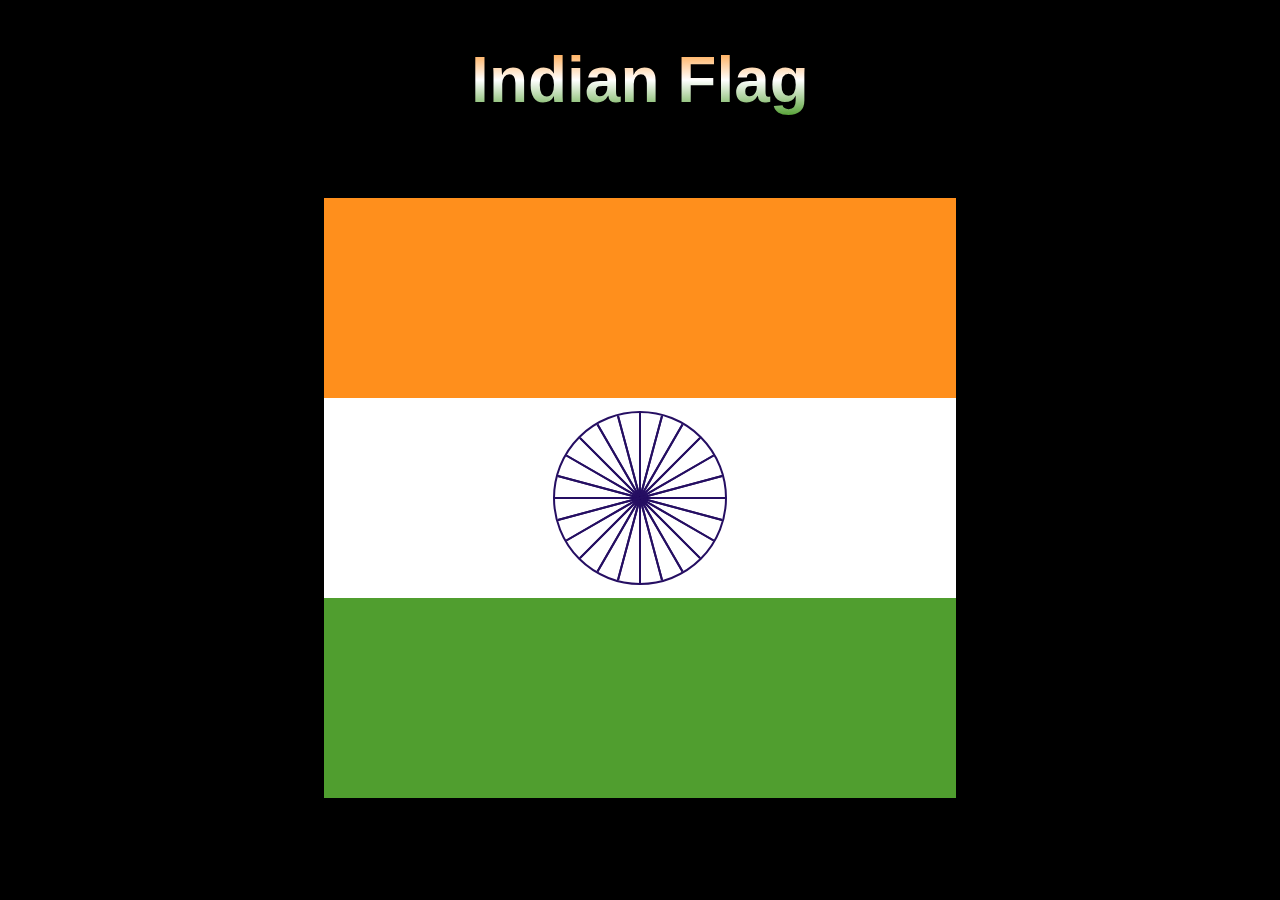
<file: flag-India/index.html>
<!DOCTYPE html>
<html lang="en">
<head>
    <meta charset="UTF-8">
    <meta name="viewport" content="width=device-width, initial-scale=1.0">
    <title>Flag Of India</title>
    <link rel="stylesheet" href="./styles.css">
</head>
<body>
    <h1>Indian Flag</h1>
    <div class="outerContainer">
        <div class="orange"></div>
        <div class="white">
            <div class="chakra">
                <div class="line 1"></div>
                <div class="line 2"></div>
                <div class="line 3"></div>
                <div class="line 4"></div>
                <div class="line 5"></div>
                <div class="line 6"></div>
                <div class="line 7"></div>
                <div class="line 8"></div>
                <div class="line 9"></div>
                <div class="line 10"></div>
                <div class="line 11"></div>
                <div class="line 12"></div>
            </div>
        </div>
        <div class="green"></div>
    </div>
</body>
</html>
</file>
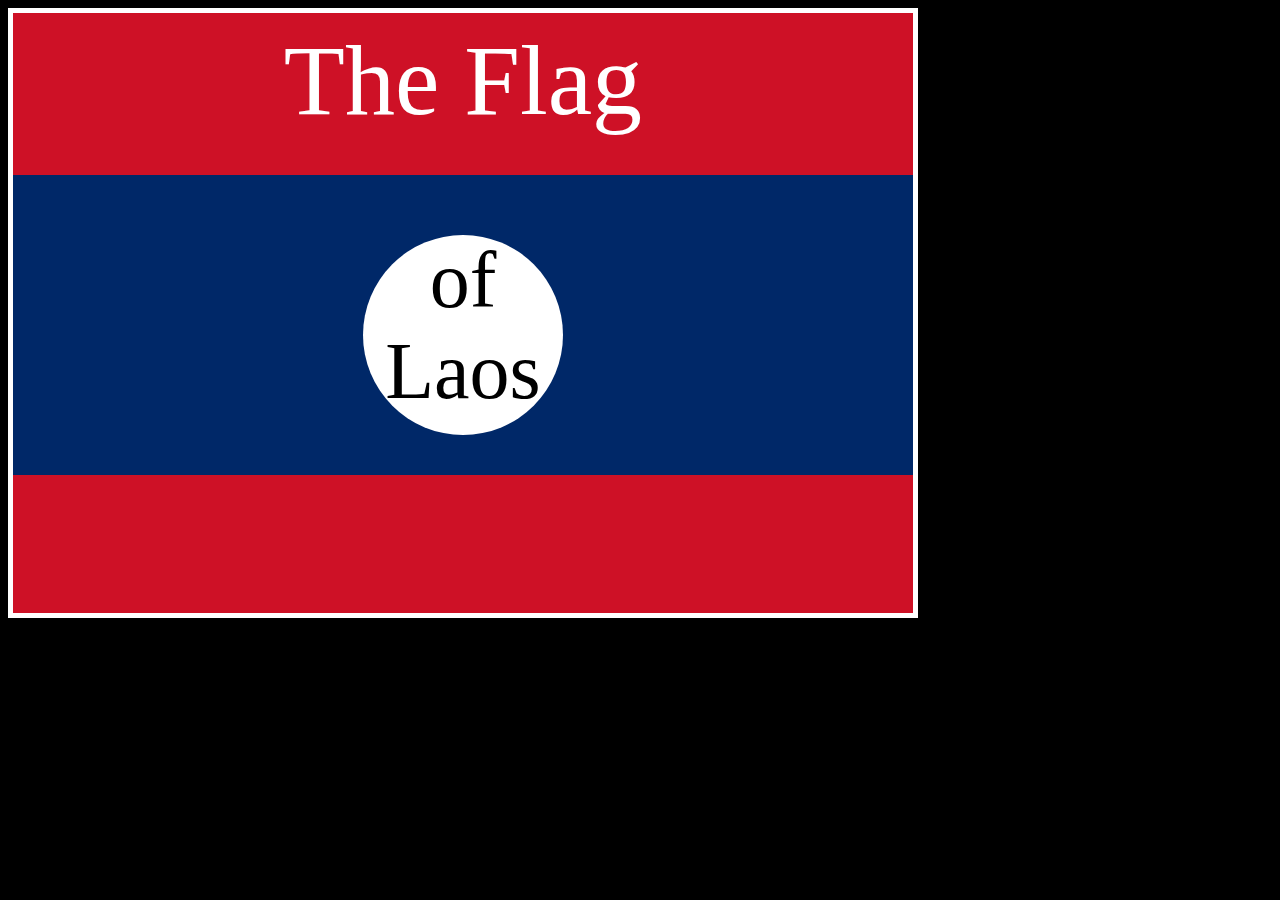
<file: flag-laos/index.html>
<!DOCTYPE html>
<html lang="en">

<head>
  <meta charset="UTF-8">
  <title>CSS Flag Project</title>
  <style>
    html{
      background: black;
    }
    .flag>p{
      color: white;
      font-size: 100px;
      text-align: center;
      position: relative;
      top: -90px;
    }
    .flag{
      border: 5px solid white ;
      background: #ce1126;
      height:600px;
      width:900px;
      position: absolute;
  
    }    
    .flag>div{
      background: #002868;
      height: 300px;
      width: 900px;
      position: absolute;
      top: 27%;
    }
    div>div>p{
      background: #ffffff;
      height:200px;
      width:200px;
      border-radius: 50%;
      position: relative;
      left: 350px;
      top: -20px;
      text-align:center;
      color: black;
      font-size: 80px;
    }
  </style>
</head>
<body>
  <div class="flag">
    <p>The Flag</p>
    <div>
      <div>
        <p>of Laos</p>
      </div>
    </div>
  </div>
</body>

</html>
</file>
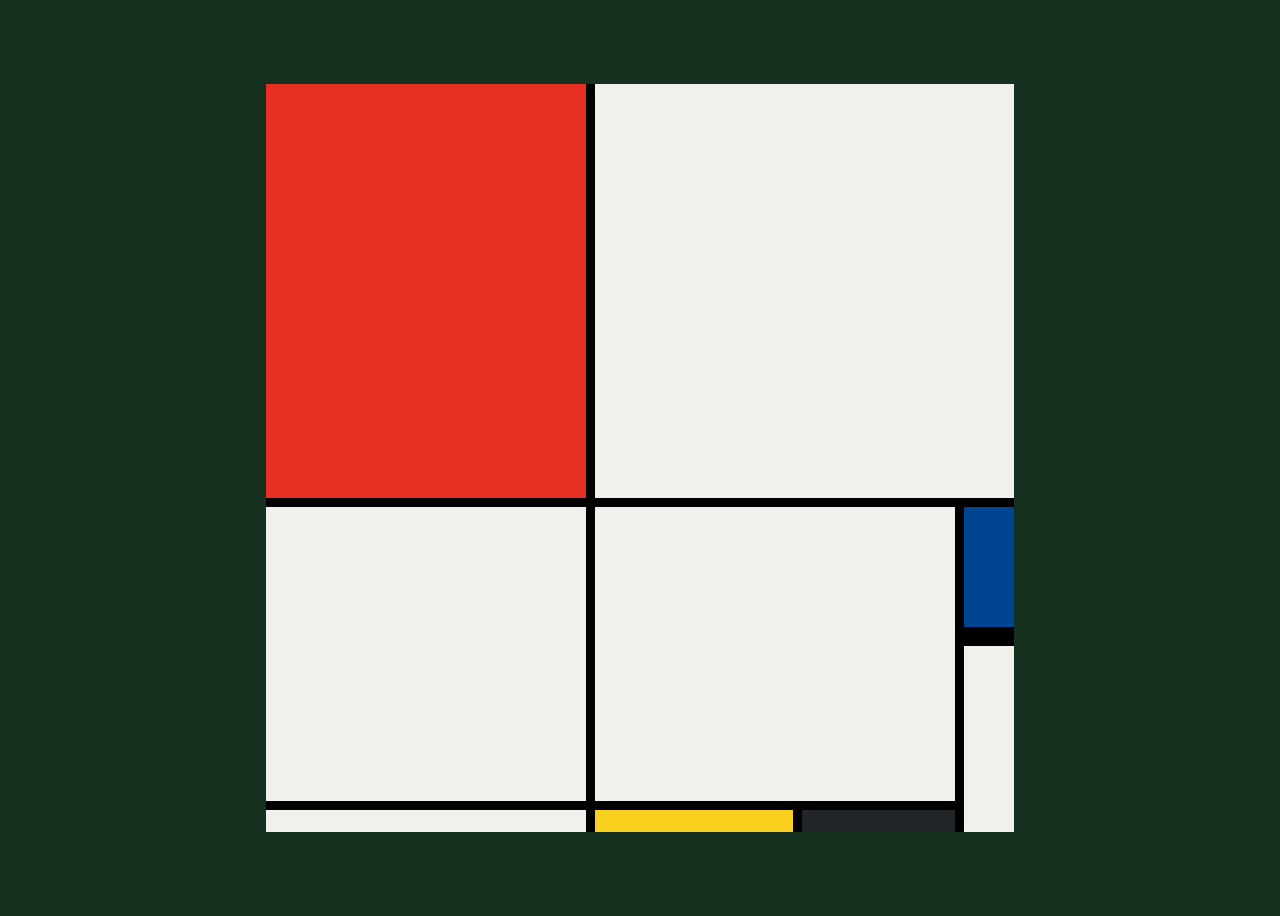
<file: mondrian1/index.html>
<!DOCTYPE html>
<html lang="en">

<head>
  <meta charset="UTF-8">
  <meta name="viewport" content="width=device-width, initial-scale=1.0">
  <title>Mondrian Project</title>
  <style>
    html{
       background: #163020; /*dark page for better visual. */
    }
    body{
      display: flex;
      justify-content: center;
      align-items: center;
      height: 100vh;
    }
    .container{
      height: 748px;
      width: 748px;
      display:grid;
      grid-template-columns: 320px 198px 153px 50px;
      grid-template-rows: 414px 130px 155px 22px;
      gap:9px;
      background: black;
    }
    .item{
      background: #F0F1EC;
    }
    .red{
      background: #E72F24;
    }
    .blue{
      background: #004592;
      border-bottom: black solid 10px;
    }
    .black{
      background: #232629;
    }
    .yellow{
      background: #F9D01E;
    }
    .wh1{
      grid-column: span 3;
    }
    .wh2{
      grid-row: 2/4;
    }
    .wh3{
      grid-area: 2/2/4/4; 
    }
    .wh4{
      grid-area: 4/1/5/2;
    }
    .wh5{
      grid-area: 3/4/5/5;
    }
  </style>
</head>

<body>
<div class="container">
  <div class="red"></div>
  <div class="item wh1"></div>
  <div class="item wh2"></div>
  <div class="item wh3"></div>
  <div class="blue"></div>
  <div class="item wh4"></div>
  <div class="item wh5"></div>
  <div class="yellow"></div>
  <div class="black"></div>
</div>
</body>

</html>
</file>
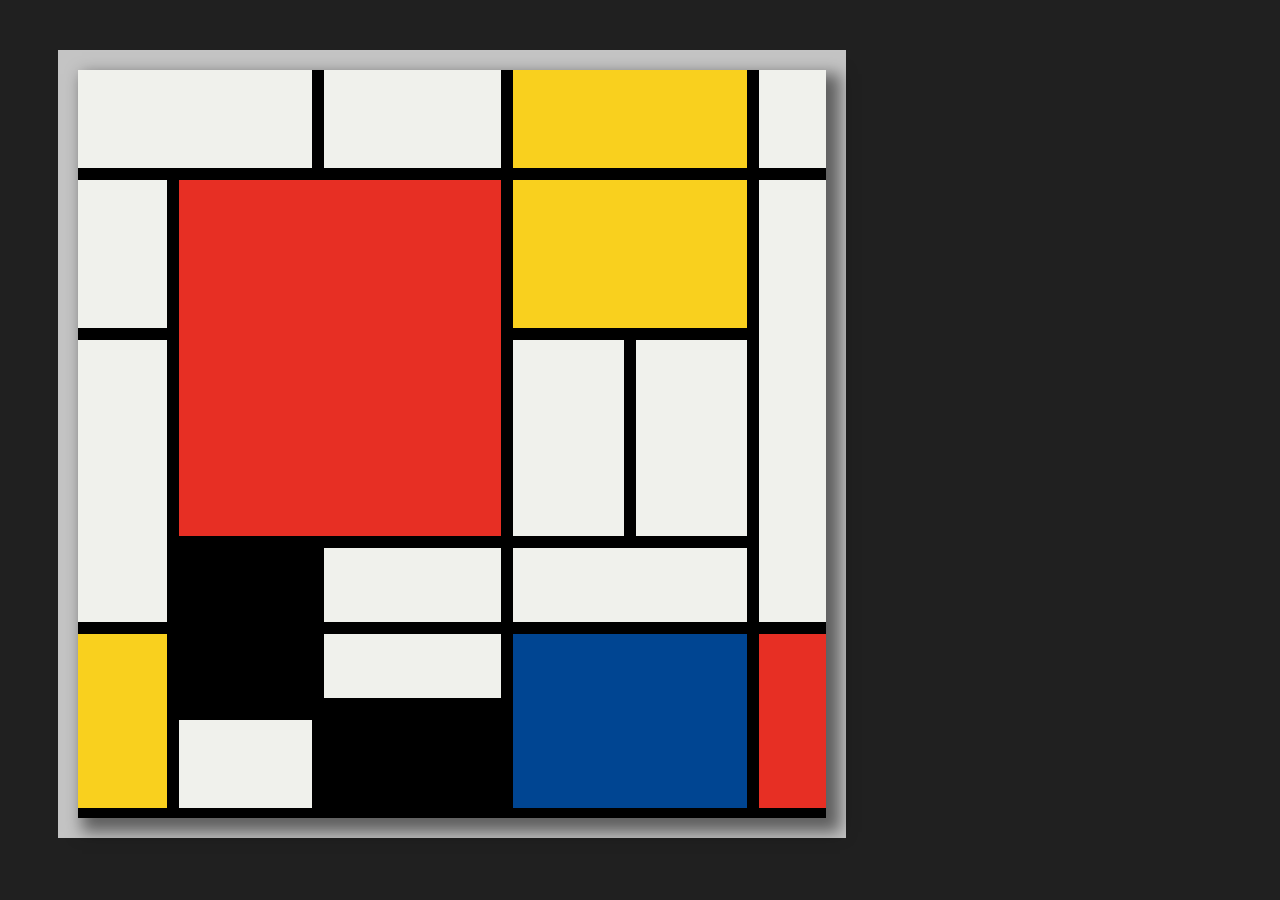
<file: mondrian2/index.html>
<!DOCTYPE html>
<html lang="en">

<head>
    <meta charset="UTF-8">
    <meta name="viewport" content="width=device-width, initial-scale=1.0">
    <title>Mondarian painting</title>
    <link href="styles.css" rel="stylesheet">
</head>

<body>
    <div class="borders">
        <div class="container">
            <div class="white wh1"></div>
            <div class="white wh2"></div>
            <div class="yellow y1"></div>
            <div class="white wh3"></div>
            <div class="white wh4"></div>
            <div class="red r1"></div>
            <div class="yellow y2"></div>
            <div class="white wh5"></div>
            <div class="white wh6"></div>
            <div class="white wh7"></div>
            <div class="white wh8"></div>
            <div class="white wh9"></div>
            <div class="white wh10"></div>
            <div class="yellow y3"></div>
            <div class="white wh11"></div>
            <div class="blue"></div>
            <div class="red r2"></div>
            <div class="white wh12"></div>
        </div>
    </div>
</body>

</html>
</file>
<file: flag-India/styles.css>
html{
    background-color: rgb(0, 0, 0);
}
h1{
    font-family: Arial, Helvetica, sans-serif;
    text-align: center;
    font-size: 4rem;    
    background: linear-gradient( rgb(255,143,28), white, rgb(80,158,47) );
    -webkit-background-clip: text;
    -webkit-text-fill-color: transparent;
}
.orange{
    background-color: rgb(255,143,28);
    width:100%;
    height: 200px;
}
.white{
    display:flex;
    align-items:center;
    background-color: rgb(255,255,255);
    width:100%;
    height:200px;
}
.green{
    background-color: rgb(80,158,47);
    width: 100%;
    height: 200px;
}
.line{
    background-color: rgb(37,14,98);
}
.outerContainer{
    margin-left: auto;
    margin-right: auto;
    width:50%;
    padding: 3%;
}
.chakra{
    border: 2px solid rgb(37,14,98) ;
    height: 170px;
    width: 170px;
    border-radius: 50%;
    margin:auto;
}

.chakra div{
    width: 168px;
    border: 1px solid rgb(37,14,98);
    position: relative;
}

.chakra div:nth-child(1){
    top: 84px; 
}
.chakra div:nth-child(2){
    top:82px; 
    transform: rotate(15deg);
}
.chakra div:nth-child(3){
    top:80px; 
    transform: rotate(30deg);
}
.chakra div:nth-child(4){
    top:78px; 
    transform: rotate(45deg);
}
.chakra div:nth-child(5){
    top:76px; 
    transform: rotate(60deg);
}
.chakra div:nth-child(6){
    top:74px; 
    transform: rotate(75deg);
}
.chakra div:nth-child(7){
    top:72px; 
    transform: rotate(90deg);
}
.chakra div:nth-child(8){
    top:70px; 
    transform: rotate(105deg);
}
.chakra div:nth-child(9){
    top:68px; 
    transform: rotate(120deg);
}
.chakra div:nth-child(10){
    top:66px; 
    transform: rotate(135deg);
}
.chakra div:nth-child(11){
    top:64px; 
    transform: rotate(150deg);
}
.chakra div:nth-child(12){
    top:62px; 
    transform: rotate(165deg);
}
</file>
<file: mondrian2/styles.css>
.container{
    height: 748px;
    width: 748px;
    display:grid;
    grid-template-columns:1fr 1.5fr 2fr 1.25fr 1.25fr 0.75fr;
    grid-template-rows:1fr 1.5fr 2fr 0.75fr 0.75fr 1fr ;
    background: black;
    gap:12px;
    box-shadow: 9px 9px 15px 5px rgba(0, 0, 0, 0.519);
}  
.white{
    background: #F0F1EC;
}
.red{
    background: #E72F24;
}
.blue{
    background: #004592;
}
.yellow{
    background: #F9D01E;
}
.wh1{
    grid-area: 1/1/2/3;
}
.wh2{
    grid-area: 1/3/2/4;
}
.y1{
    grid-area: 1/4/2/6;
}
.wh3{
    grid-area: 1/6/2/7;
}
.wh4{
    grid-area: 2/1/3/2;
}
.r1{
    grid-area: 2/2/4/4;
}
.y2{
    grid-area: 2/4/3/6;
}
.wh5{
    grid-area: 2/6/5/7;
}
.wh6{
    grid-area: 3/1/5/2;
}
.wh7{
    grid-area: 3/4/4/5;
}
.wh8{
    grid-area: 3/5/4/6;
}
.wh9{
    grid-area: 4/3/5/4;
}
.wh10{
    grid-area: 4/4/5/6;
}
.y3{
    grid-area: 5/1/7/2;
    border-bottom: 10px solid black;
}
.wh11{
    grid-area: 5/3/6/4;
    border-bottom: 10px solid black;
}
.blue{
    grid-area: 5/4/7/6;
    border-bottom: 10px solid black;
}
.wh12{
    grid-area: 6/2/7/3;
    border-bottom: 10px solid black;
}
.r2{
    grid-area: 5/6/7/7;
    border-bottom: 10px solid black;
}
.borders{
    height: 788px;
    width: 788px;
    background: rgb(196, 196, 196);
    margin: 50px;
    display: flex;
    justify-content: center;
    align-items: center;
}
*{
    background-color: rgb(32, 32, 32);
}
</file>
